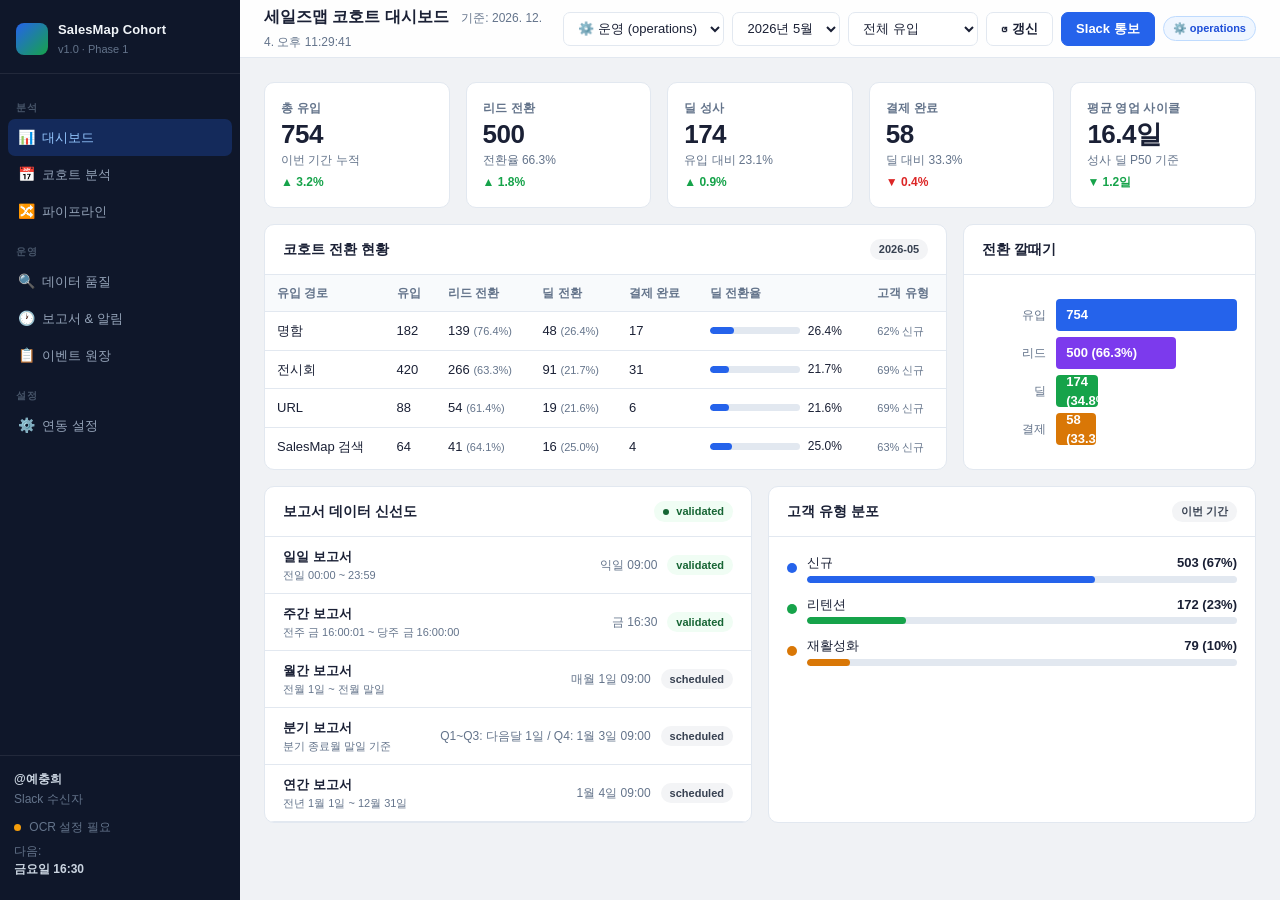
<file: project/uploads/세일즈맵_코호트_대시보드_v1.0.html>
<!doctype html>
<html lang="ko">
<head>
<meta charset="utf-8">
<meta name="viewport" content="width=device-width, initial-scale=1">
<title>세일즈맵 코호트 대시보드 v1.0</title>
<style>
:root {
  --bg:#f0f2f5; --surface:#fff; --surface2:#f8fafc; --text:#1a2035;
  --muted:#64748b; --line:#e2e8f0; --blue:#2563eb; --blue-soft:#eff6ff;
  --green:#16a34a; --green-soft:#f0fdf4; --orange:#d97706; --orange-soft:#fffbeb;
  --red:#dc2626; --red-soft:#fef2f2; --purple:#7c3aed; --purple-soft:#f5f3ff;
  --sidebar:240px; --header:58px;
}
*{box-sizing:border-box;margin:0;padding:0}
body{background:var(--bg);color:var(--text);font-family:"Malgun Gothic","맑은 고딕",AppleGothic,-apple-system,BlinkMacSystemFont,"Helvetica Neue",Arial,sans-serif;font-size:14px;line-height:1.5;display:flex;min-height:100vh}
button,input,select,textarea{font:inherit;color:inherit}

/* ── 사이드바 ── */
#sidebar{width:var(--sidebar);background:#0f172a;color:#cbd5e1;flex-shrink:0;display:flex;flex-direction:column;position:sticky;top:0;height:100vh;overflow-y:auto}
.sb-brand{display:flex;gap:10px;align-items:center;padding:20px 16px 16px;border-bottom:1px solid rgba(255,255,255,.08)}
.sb-mark{width:32px;height:32px;border-radius:8px;background:linear-gradient(135deg,#2563eb,#16a34a);flex-shrink:0}
.sb-name{font-weight:800;font-size:13px;color:#f1f5f9;letter-spacing:.01em}
.sb-ver{font-size:11px;color:#64748b;margin-top:1px}
.sb-nav{padding:12px 8px;flex:1}
.sb-section{font-size:10px;font-weight:700;letter-spacing:.08em;text-transform:uppercase;color:#475569;padding:14px 8px 4px}
.nav-btn{width:100%;background:none;border:none;color:#94a3b8;text-align:left;padding:8px 10px;border-radius:7px;cursor:pointer;font-size:13px;display:flex;align-items:center;gap:8px;transition:background .15s,color .15s}
.nav-btn .icon{width:16px;text-align:center;flex-shrink:0;font-size:14px}
.nav-btn:hover{background:rgba(255,255,255,.06);color:#e2e8f0}
.nav-btn.active{background:rgba(37,99,235,.25);color:#93c5fd}
.sb-foot{padding:14px 14px 20px;border-top:1px solid rgba(255,255,255,.08);font-size:12px;color:#64748b}
.sb-foot strong{display:block;color:#cbd5e1;margin-bottom:2px}
.sb-status-dot{display:inline-block;width:7px;height:7px;border-radius:50%;margin-right:5px;background:#22c55e}
.sb-status-dot.warn{background:#f59e0b}
.sb-status-dot.err{background:#ef4444}

/* ── 상단 헤더 ── */
#topbar{position:sticky;top:0;z-index:100;background:rgba(255,255,255,.9);backdrop-filter:blur(8px);border-bottom:1px solid var(--line);height:var(--header);display:flex;align-items:center;padding:0 24px;gap:16px}
.topbar-title{font-weight:800;font-size:16px;flex:1}
.topbar-title small{font-weight:400;color:var(--muted);font-size:12px;margin-left:8px}
.topbar-controls{display:flex;gap:8px;align-items:center}
select.ctrl,input.ctrl{border:1px solid var(--line);background:var(--surface);border-radius:7px;padding:6px 10px;font-size:13px;height:34px;cursor:pointer}
.btn{border:1px solid var(--line);background:var(--surface);border-radius:7px;padding:6px 14px;font-size:13px;cursor:pointer;font-weight:600;height:34px;display:inline-flex;align-items:center;gap:5px;transition:background .15s}
.btn:hover{background:#f8fafc}
.btn.primary{background:var(--blue);border-color:var(--blue);color:#fff}
.btn.primary:hover{background:#1d4ed8}
.btn.green{background:var(--green);border-color:var(--green);color:#fff}
.role-badge{font-size:11px;font-weight:700;padding:3px 9px;border-radius:20px;border:1px solid}
.role-admin{background:#fdf4ff;color:#7c3aed;border-color:#d8b4fe}
.role-operations{background:#eff6ff;color:#1d4ed8;border-color:#bfdbfe}
.role-investor{background:#f0fdf4;color:#166534;border-color:#86efac}
.role-read_only{background:#f8fafc;color:#475569;border-color:#cbd5e1}

/* ── 레이아웃 ── */
#app{display:flex;flex:1;min-width:0}
#main{flex:1;min-width:0;display:flex;flex-direction:column}
#content{flex:1;padding:24px;overflow-x:hidden}
.section{display:none}
.section.active{display:block}
.g{display:grid;gap:16px}
.g2{grid-template-columns:repeat(2,minmax(0,1fr))}
.g3{grid-template-columns:repeat(3,minmax(0,1fr))}
.g4{grid-template-columns:repeat(4,minmax(0,1fr))}
.g5{grid-template-columns:repeat(5,minmax(0,1fr))}
.g-auto{grid-template-columns:minmax(0,1.4fr) minmax(280px,.6fr)}

/* ── 카드 ── */
.card{background:var(--surface);border:1px solid var(--line);border-radius:10px;overflow:hidden}
.card-header{display:flex;justify-content:space-between;align-items:center;padding:14px 18px;border-bottom:1px solid var(--line)}
.card-header h3{font-size:14px;font-weight:700;margin:0}
.card-body{padding:16px 18px}
.card-body.np{padding:0}

/* ── KPI 카드 ── */
.kpi{padding:16px;display:flex;flex-direction:column;gap:4px}
.kpi-label{font-size:12px;color:var(--muted);font-weight:600;letter-spacing:.02em}
.kpi-value{font-size:26px;font-weight:800;letter-spacing:-.02em;line-height:1}
.kpi-sub{font-size:12px;color:var(--muted)}
.kpi-delta{font-size:12px;font-weight:700}
.kpi-delta.up{color:var(--green)}
.kpi-delta.down{color:var(--red)}

/* ── 테이블 ── */
.tw{overflow-x:auto}
table{width:100%;border-collapse:collapse;font-size:13px}
th,td{border-bottom:1px solid var(--line);padding:9px 12px;text-align:left;vertical-align:middle;white-space:nowrap}
th{color:var(--muted);font-size:12px;font-weight:700;background:var(--surface2);white-space:nowrap}
tr:last-child td{border-bottom:0}
tbody tr:hover td{background:#fafbff}

/* ── 뱃지/필 ── */
.pill{display:inline-flex;align-items:center;border-radius:999px;padding:2px 9px;font-size:11px;font-weight:700;gap:4px}
.pill-blue{background:#eff6ff;color:#1d4ed8}
.pill-green{background:#f0fdf4;color:#166534}
.pill-orange{background:#fffbeb;color:#92400e}
.pill-red{background:#fef2f2;color:#991b1b}
.pill-gray{background:#f3f4f6;color:#374151}
.pill-purple{background:#f5f3ff;color:#5b21b6}
.pill-dot::before{content:'';display:inline-block;width:6px;height:6px;border-radius:50%;background:currentColor;margin-right:3px}

/* ── 프로그레스바 ── */
.bar{height:7px;border-radius:999px;background:#e2e8f0;overflow:hidden}
.bar-fill{height:100%;border-radius:999px;transition:width .4s}
.bar-blue{background:var(--blue)}
.bar-green{background:var(--green)}
.bar-orange{background:var(--orange)}
.bar-red{background:var(--red)}

/* ── 깔때기(Funnel) SVG ── */
.funnel-wrap{display:flex;flex-direction:column;gap:6px;padding:8px 0}
.funnel-row{display:flex;align-items:center;gap:10px;font-size:13px}
.funnel-label{width:64px;text-align:right;color:var(--muted);font-size:12px;flex-shrink:0}
.funnel-bar{flex:1;height:32px;border-radius:4px;position:relative;display:flex;align-items:center;padding-left:10px;font-weight:700;font-size:13px;color:#fff;transition:width .4s}
.funnel-rate{width:48px;text-align:right;font-size:12px;color:var(--muted);flex-shrink:0}

/* ── 히트맵 ── */
.heatmap-cell{display:inline-flex;align-items:center;justify-content:center;border-radius:4px;font-size:11px;font-weight:700;cursor:default;transition:filter .15s}
.heatmap-cell:hover{filter:brightness(.92)}

/* ── 스테이징 이벤트 ── */
.staging-item{border:1px solid var(--line);border-radius:8px;padding:12px 14px;margin-bottom:8px;background:var(--surface2)}
.staging-item.manual{border-color:#fca5a5;background:#fff5f5}
.staging-title{font-weight:700;font-size:13px;display:flex;align-items:center;gap:8px}
.staging-meta{font-size:12px;color:var(--muted);margin-top:3px}
.staging-actions{display:flex;gap:6px;margin-top:8px}
.mini-btn{border:1px solid var(--line);background:#fff;border-radius:6px;padding:4px 10px;font-size:12px;font-weight:600;cursor:pointer}
.mini-btn.approve{border-color:#86efac;color:var(--green);background:var(--green-soft)}
.mini-btn.reject{border-color:#fca5a5;color:var(--red);background:var(--red-soft)}

/* ── SLA 카운트다운 ── */
.sla-card{display:flex;align-items:center;gap:14px;padding:14px 18px;border-radius:8px;background:var(--surface2);border:1px solid var(--line);margin-bottom:10px}
.sla-icon{font-size:22px;flex-shrink:0}
.sla-info{flex:1}
.sla-name{font-weight:700;font-size:13px}
.sla-period{font-size:12px;color:var(--muted)}
.sla-countdown{font-weight:800;font-size:15px;font-variant-numeric:tabular-nums;color:var(--blue)}
.sla-countdown.warn{color:var(--orange)}
.sla-countdown.crit{color:var(--red)}

/* ── Slack 메시지 ── */
.slack-preview{background:#1a1d23;border-radius:8px;padding:14px 16px;font-family:ui-monospace,SFMono-Regular,Menlo,Consolas,monospace;font-size:12.5px;color:#b8c5d3;line-height:1.7;white-space:pre-wrap;word-break:break-all;min-height:200px}

/* ── OCR 연동 상태 ── */
.connection-row{display:flex;align-items:center;justify-content:space-between;padding:10px 0;border-bottom:1px solid var(--line);font-size:13px}
.connection-row:last-child{border-bottom:0}
.conn-label{color:var(--muted);font-size:12px}
.conn-value{font-weight:600}
.conn-status{font-size:11px;font-weight:700;padding:2px 8px;border-radius:4px}
.conn-ok{background:#dcfce7;color:#166534}
.conn-warn{background:#fef9c3;color:#92400e}
.conn-err{background:#fee2e2;color:#991b1b}

/* ── RBAC 마스킹 ── */
.investor-mask{filter:blur(4px);user-select:none;pointer-events:none}

/* ── 빈 상태 ── */
.empty{padding:28px;text-align:center;color:var(--muted);font-size:13px;border:1px dashed var(--line);border-radius:8px;background:var(--surface2)}

/* ── 알림 토스트 ── */
#toast{position:fixed;bottom:24px;right:24px;background:#1e293b;color:#f1f5f9;padding:12px 18px;border-radius:10px;font-size:13px;font-weight:600;z-index:9999;opacity:0;transform:translateY(10px);transition:all .3s;pointer-events:none}
#toast.show{opacity:1;transform:translateY(0)}

@media(max-width:1100px){
  #sidebar{display:none}
  .g5{grid-template-columns:repeat(3,minmax(0,1fr))}
  .g4{grid-template-columns:repeat(2,minmax(0,1fr))}
  .g-auto{grid-template-columns:1fr}
}
</style>
</head>
<body>

<!-- ── 사이드바 ── -->
<div id="sidebar">
  <div class="sb-brand">
    <div class="sb-mark"></div>
    <div>
      <div class="sb-name">SalesMap Cohort</div>
      <div class="sb-ver">v1.0 · Phase 1</div>
    </div>
  </div>
  <div class="sb-nav">
    <div class="sb-section">분석</div>
    <button class="nav-btn active" data-view="overview"><span class="icon">📊</span>대시보드</button>
    <button class="nav-btn" data-view="cohort"><span class="icon">📅</span>코호트 분석</button>
    <button class="nav-btn" data-view="pipeline"><span class="icon">🔀</span>파이프라인</button>
    <div class="sb-section">운영</div>
    <button class="nav-btn" data-view="quality"><span class="icon">🔍</span>데이터 품질</button>
    <button class="nav-btn" data-view="sla"><span class="icon">🕐</span>보고서 &amp; 알림</button>
    <button class="nav-btn" data-view="ledger"><span class="icon">📋</span>이벤트 원장</button>
    <div class="sb-section">설정</div>
    <button class="nav-btn" data-view="settings"><span class="icon">⚙️</span>연동 설정</button>
  </div>
  <div class="sb-foot">
    <strong id="sb-slack-user">@예충희</strong>Slack 수신자
    <div style="margin-top:10px">
      <span class="sb-status-dot" id="sb-ocr-dot"></span>
      <span id="sb-ocr-label">OCR Pro 연동 확인 중</span>
    </div>
    <div style="margin-top:6px">다음: <strong id="sb-next-report">금요일 16:30</strong></div>
  </div>
</div>

<div id="main">
  <!-- ── 상단 헤더 ── -->
  <div id="topbar">
    <div class="topbar-title">
      세일즈맵 코호트 대시보드
      <small id="topbar-asof"></small>
    </div>
    <div class="topbar-controls">
      <select class="ctrl" id="ctrl-role">
        <option value="admin">👑 관리자 (admin)</option>
        <option value="operations" selected>⚙️ 운영 (operations)</option>
        <option value="investor">📈 투자자 (investor)</option>
        <option value="read_only">👁 읽기 전용</option>
      </select>
      <select class="ctrl" id="ctrl-period">
        <option value="2026-05">2026년 5월</option>
        <option value="2026-04">2026년 4월</option>
        <option value="2026-03">2026년 3월</option>
        <option value="2026-Q2">2026 Q2</option>
        <option value="2026-Q1">2026 Q1</option>
      </select>
      <select class="ctrl" id="ctrl-source">
        <option value="all">전체 유입</option>
        <option value="business_card">명함</option>
        <option value="expo">전시회</option>
        <option value="url">URL</option>
        <option value="salesmap_search">SalesMap 검색</option>
      </select>
      <button class="btn" id="btn-refresh">↺ 갱신</button>
      <button class="btn primary" id="btn-slack">Slack 통보</button>
      <span class="role-badge role-operations" id="role-badge">operations</span>
    </div>
  </div>

  <!-- ── 콘텐츠 ── -->
  <div id="content">

    <!-- ══════ 대시보드 ══════ -->
    <div class="section active" id="view-overview">
      <div class="g g5" id="kpi-grid" style="margin-bottom:16px"></div>
      <div class="g g-auto">
        <div class="card">
          <div class="card-header"><h3>코호트 전환 현황</h3><span class="pill pill-gray" id="cohort-period-label">2026년 5월</span></div>
          <div class="card-body np tw"><table><thead><tr><th>유입 경로</th><th>유입</th><th>리드 전환</th><th>딜 전환</th><th>결제 완료</th><th>딜 전환율</th><th>고객 유형</th></tr></thead><tbody id="cohort-rows"></tbody></table></div>
        </div>
        <div class="card">
          <div class="card-header"><h3>전환 깔때기</h3></div>
          <div class="card-body" id="funnel-wrap"></div>
        </div>
      </div>
      <div class="g g2" style="margin-top:16px">
        <div class="card">
          <div class="card-header"><h3>보고서 데이터 신선도</h3><span class="pill pill-green pill-dot" id="freshness-pill">validated</span></div>
          <div class="card-body np" id="freshness-list"></div>
        </div>
        <div class="card">
          <div class="card-header"><h3>고객 유형 분포</h3><span class="pill pill-gray">이번 기간</span></div>
          <div class="card-body" id="customer-type-chart"></div>
        </div>
      </div>
    </div>

    <!-- ══════ 코호트 분석 ══════ -->
    <div class="section" id="view-cohort">
      <div class="card" style="margin-bottom:16px">
        <div class="card-header"><h3>월별 × 유입경로 코호트 히트맵</h3><span class="pill pill-gray">딜 전환율 기준</span></div>
        <div class="card-body" id="heatmap-wrap" style="overflow-x:auto"></div>
      </div>
      <div class="g g2">
        <div class="card">
          <div class="card-header"><h3>코호트별 영업 사이클 (일)</h3><span class="pill pill-blue">성사 딜 기준</span></div>
          <div class="card-body np tw"><table><thead><tr><th>유입 경로</th><th>P50</th><th>P75</th><th>P90</th><th>최대</th><th>이상치</th></tr></thead><tbody id="cycle-rows"></tbody></table></div>
        </div>
        <div class="card">
          <div class="card-header"><h3>재활성화/리텐션 추이</h3></div>
          <div class="card-body" id="retention-chart"></div>
        </div>
      </div>
    </div>

    <!-- ══════ 파이프라인 ══════ -->
    <div class="section" id="view-pipeline">
      <div class="g g3" id="pipeline-cards" style="margin-bottom:16px"></div>
      <div class="g g2">
        <div class="card">
          <div class="card-header"><h3>단계 체류 시간</h3><span class="pill pill-blue">P50 / P75 / P90 (시간)</span></div>
          <div class="card-body np tw"><table><thead><tr><th>파이프라인</th><th>단계</th><th>P50</th><th>P75</th><th>P90</th><th>정체</th><th>위험도</th></tr></thead><tbody id="velocity-rows"></tbody></table></div>
        </div>
        <div class="card">
          <div class="card-header"><h3>단계 역행(Regression)</h3><span class="pill pill-orange">비즈니스 리스크</span></div>
          <div class="card-body np tw"><table><thead><tr><th>회사</th><th>from</th><th>to</th><th>발생일</th><th>횟수</th></tr></thead><tbody id="regression-rows"></tbody></table></div>
        </div>
      </div>
    </div>

    <!-- ══════ 데이터 품질 ══════ -->
    <div class="section" id="view-quality">
      <div class="g g4" id="quality-kpi" style="margin-bottom:16px"></div>
      <div class="g g2">
        <div class="card">
          <div class="card-header"><h3>스테이징 이벤트 검토 대기</h3><span class="pill pill-orange pill-dot" id="staging-count-badge">0건</span></div>
          <div class="card-body" id="staging-list"></div>
        </div>
        <div class="card">
          <div class="card-header"><h3>필수 플래그 현황</h3><span class="pill pill-gray">캠페인 제외 영향</span></div>
          <div class="card-body" id="flags-list"></div>
        </div>
      </div>
      <div class="card" style="margin-top:16px">
        <div class="card-header"><h3>소스 품질 점수 분포</h3><span class="pill pill-gray">100점 기준</span></div>
        <div class="card-body" id="quality-chart"></div>
      </div>
    </div>

    <!-- ══════ 보고서 & 알림 ══════ -->
    <div class="section" id="view-sla">
      <div class="card" style="margin-bottom:16px">
        <div class="card-header"><h3>정기 보고서 SLA 현황</h3>
          <div style="display:flex;gap:6px">
            <button class="btn" id="btn-sim-delay">지연 시뮬레이션</button>
            <button class="btn" id="btn-sim-fail">실패 시뮬레이션</button>
            <button class="btn green" id="btn-reset-sla">초기화</button>
          </div>
        </div>
        <div id="sla-cards" style="padding:14px 18px"></div>
      </div>
      <div class="g g2">
        <div class="card">
          <div class="card-header"><h3>Slack 통보 메시지</h3><span class="pill pill-blue">@예충희</span></div>
          <div class="card-body">
            <div class="slack-preview" id="slack-preview"></div>
            <div style="display:flex;gap:8px;margin-top:12px">
              <button class="btn primary" id="btn-copy-slack">메시지 복사</button>
              <button class="btn" id="btn-mark-sent">통보 완료 기록</button>
              <select class="ctrl" id="select-status" style="height:34px">
                <option value="validated">validated</option>
                <option value="delayed">delayed</option>
                <option value="failed">failed</option>
                <option value="partial">partial</option>
                <option value="retrying">retrying</option>
                <option value="escalated">escalated</option>
              </select>
            </div>
          </div>
        </div>
        <div class="card">
          <div class="card-header"><h3>통보 이력</h3><button class="btn" id="btn-clear-history" style="font-size:12px;height:28px;padding:0 10px">초기화</button></div>
          <div class="card-body" id="notify-history"></div>
        </div>
      </div>
    </div>

    <!-- ══════ 이벤트 원장 ══════ -->
    <div class="section" id="view-ledger">
      <div class="card">
        <div class="card-header">
          <h3>코호트 이벤트 원장</h3>
          <div style="display:flex;gap:8px;align-items:center">
            <select class="ctrl" id="ledger-filter" style="height:30px;font-size:12px">
              <option value="all">전체</option>
              <option value="validated">validated</option>
              <option value="staging">staging</option>
            </select>
            <span class="pill pill-gray">SHA-256 fingerprint</span>
          </div>
        </div>
        <div class="card-body np tw">
          <table><thead><tr><th>시각 (KST)</th><th>회사</th><th>이벤트 타입</th><th>파이프라인</th><th>금액</th><th>상태</th><th>fingerprint (앞16자)</th></tr></thead><tbody id="ledger-rows"></tbody></table>
        </div>
      </div>
    </div>

    <!-- ══════ 연동 설정 ══════ -->
    <div class="section" id="view-settings">
      <div class="g g2">
        <div class="card">
          <div class="card-header"><h3>OCR Pro 설정값 연동</h3><span class="pill pill-orange pill-dot" id="ocr-status-badge">확인 중</span></div>
          <div class="card-body">
            <div id="ocr-connections"></div>
            <div style="display:flex;gap:8px;margin-top:14px">
              <button class="btn primary" id="btn-ocr-sync">설정값 다시 읽기</button>
            </div>
            <div style="margin-top:16px;padding:12px;background:#fffbeb;border:1px solid #fde68a;border-radius:8px;font-size:12px;color:#92400e">
              <strong style="display:block;margin-bottom:4px">⚠ Phase 1 발견 — 강한 결합 구조</strong>
              세일즈맵 API는 OCR Pro 설정값(API Key, 데이터 매핑, 식별자)을 직접 공유합니다. OCR Pro API Key 순환 시 대시보드 수집 파이프라인도 영향을 받습니다.
            </div>
          </div>
        </div>
        <div class="card">
          <div class="card-header"><h3>Slack &amp; 수신자 설정</h3></div>
          <div class="card-body">
            <div class="connection-row">
              <div><div class="conn-label">Slack 수신자</div><input id="inp-slack-user" style="border:1px solid var(--line);border-radius:6px;padding:5px 9px;font-size:13px;width:200px;margin-top:4px" value="@예충희"></div>
            </div>
            <div class="connection-row">
              <div><div class="conn-label">Slack User ID <span style="color:var(--orange)">(Phase 1 확인 필요)</span></div><input id="inp-slack-id" style="border:1px solid var(--line);border-radius:6px;padding:5px 9px;font-size:13px;width:200px;margin-top:4px" placeholder="U0XXXXXXX"></div>
            </div>
            <div class="connection-row">
              <div><div class="conn-label">OCR Pro 매핑 버전 해시</div><input id="inp-mapping-hash" style="border:1px solid var(--line);border-radius:6px;padding:5px 9px;font-size:13px;width:200px;margin-top:4px" placeholder="Phase 1 조사 중" readonly></div>
            </div>
            <div style="margin-top:14px">
              <button class="btn primary" id="btn-save-settings">설정 저장</button>
            </div>
          </div>
        </div>
      </div>
      <div class="card" style="margin-top:16px">
        <div class="card-header"><h3>Phase 2 착수 게이트 현황</h3><span class="pill pill-orange">29개 항목</span></div>
        <div class="card-body np tw">
          <table><thead><tr><th>#</th><th>조건</th><th>분류</th><th>상태</th></tr></thead><tbody id="gate-rows"></tbody></table>
        </div>
      </div>
    </div>

  </div><!-- /content -->
</div><!-- /main -->

<div id="toast"></div>

<script>
// ══════════════════════════════════════════════
//  유틸리티
// ══════════════════════════════════════════════
const $ = id => document.getElementById(id);
const fmt = n => Number(n).toLocaleString("ko-KR");
const pct = (a, b) => b ? (a / b * 100).toFixed(1) + "%" : "–";
const now = () => new Date().toLocaleString("ko-KR");

function toast(msg, ms = 2200) {
  const t = $("toast");
  t.textContent = msg;
  t.classList.add("show");
  setTimeout(() => t.classList.remove("show"), ms);
}

async function sha256hex(str) {
  if (!window.crypto?.subtle) {
    let h = 0;
    for (let i = 0; i < str.length; i++) h = Math.imul(31, h) + str.charCodeAt(i) | 0;
    return "local" + Math.abs(h).toString(16).padStart(8, "0").repeat(2);
  }
  const buf = await crypto.subtle.digest("SHA-256", new TextEncoder().encode(str));
  return Array.from(new Uint8Array(buf)).map(b => b.toString(16).padStart(2, "0")).join("");
}

async function eventFingerprint(ev) {
  // stable JSON stringify: keys alphabetically sorted, null stays null
  const keys = ["amount", "entity_id", "entity_type", "event_at_utc", "event_type", "from_stage_id", "to_stage_id"];
  const payload = {};
  keys.forEach(k => { payload[k] = ev[k] ?? null; });
  return (await sha256hex(JSON.stringify(payload))).slice(0, 16);
}

function maskText(str) {
  if (!str) return "–";
  return "●".repeat(Math.min(str.length, 8));
}

function pill(text, cls) {
  return `<span class="pill pill-${cls}">${text}</span>`;
}

function statusPill(s) {
  const map = { validated:"green", delayed:"orange", failed:"red", partial:"orange", retrying:"blue", escalated:"red", scheduled:"gray", collecting:"blue", aggregating:"blue", staging:"orange", auto:"blue", manual:"orange" };
  return pill(s, map[s] || "gray");
}

// ══════════════════════════════════════════════
//  OCR Pro localStorage 연동
// ══════════════════════════════════════════════
function readOcrSettings() {
  return {
    workerUrl:     localStorage.getItem("ocr_worker_url") || "",
    salesmapToken: localStorage.getItem("ocr_salesmap_token") || "",
    biznoKey:      localStorage.getItem("ocr_bizno_key") || "",
    ntsKey:        localStorage.getItem("ocr_nts_key") || "",
    geminiKey:     localStorage.getItem("ocr_gemini_key") || localStorage.getItem("ocr_gcloud_key") || "",
    visionKey:     localStorage.getItem("ocr_vision_key") || localStorage.getItem("ocr_gcloud_key") || "",
    mappingHash:   localStorage.getItem("ocr_mapping_hash") || ""
  };
}

function salesmapConfig() {
  const o = readOcrSettings();
  return {
    baseUrl: "https://salesmap.kr/api",
    workerUrl: o.workerUrl,
    token: o.salesmapToken,
    useWorker: Boolean(o.workerUrl),
    mappingHash: o.mappingHash,
    ready: Boolean(o.workerUrl && o.salesmapToken)
  };
}

// ══════════════════════════════════════════════
//  앱 상태
// ══════════════════════════════════════════════
const STATE = {
  role: "operations",
  period: "2026-05",
  source: "all",
  settings: JSON.parse(localStorage.getItem("cohortSettings") || "{}"),
  slaOverride: {},   // reportType → status override
  stagingReviewed: new Set(),

  /* ─ 목업 데이터 ─ */
  cohortsBySource: [
    { source:"business_card", label:"명함",            input:182, leads:139, deals:48, paid:17, new_:112, retention:49, reactivated:21 },
    { source:"expo",          label:"전시회",           input:420, leads:266, deals:91, paid:31, new_:290, retention:88, reactivated:42 },
    { source:"url",           label:"URL",             input:88,  leads:54,  deals:19, paid:6,  new_:61,  retention:19,  reactivated:8  },
    { source:"salesmap_search",label:"SalesMap 검색",  input:64,  leads:41,  deals:16, paid:4,  new_:40,  retention:16,  reactivated:8  }
  ],

  monthlyCohort: [
    { month:"2025-12", bc:[142,88,30,9],  expo:[355,218,70,20], url:[62,38,11,3],  sm:[48,29,10,2]  },
    { month:"2026-01", bc:[158,115,41,13],expo:[380,238,80,26], url:[72,46,15,4],  sm:[54,35,12,3]  },
    { month:"2026-02", bc:[169,126,44,14],expo:[395,250,84,27], url:[79,50,17,5],  sm:[58,37,13,3]  },
    { month:"2026-03", bc:[175,131,46,15],expo:[408,258,87,29], url:[83,52,18,5],  sm:[61,39,14,4]  },
    { month:"2026-04", bc:[180,136,47,16],expo:[415,263,89,30], url:[86,53,18,5],  sm:[63,40,15,4]  },
    { month:"2026-05", bc:[182,139,48,17],expo:[420,266,91,31], url:[88,54,19,6],  sm:[64,41,16,4]  }
  ],

  cycles: [
    { source:"명함",           p50:18, p75:31, p90:52, max:98,  outlier:2 },
    { source:"전시회",         p50:14, p75:24, p90:41, max:83,  outlier:3 },
    { source:"URL",           p50:22, p75:38, p90:64, max:120, outlier:4 },
    { source:"SalesMap 검색", p50:11, p75:19, p90:33, max:71,  outlier:1 }
  ],

  velocity: [
    { pipe:"유입",  stage:"추출 대기",       p50:1.2, p75:2.4, p90:4.1, stuck:3,  risk:"low"    },
    { pipe:"유입",  stage:"SalesMap 등록",   p50:2.0, p75:3.8, p90:6.5, stuck:5,  risk:"medium" },
    { pipe:"리드",  stage:"초기 접촉",        p50:20,  p75:36,  p90:58,  stuck:12, risk:"medium" },
    { pipe:"리드",  stage:"유효화",           p50:35,  p75:58,  p90:91,  stuck:9,  risk:"medium" },
    { pipe:"리드",  stage:"딜 전환 검토",     p50:48,  p75:80,  p90:124, stuck:6,  risk:"high"   },
    { pipe:"딜",   stage:"제안",             p50:56,  p75:92,  p90:148, stuck:7,  risk:"medium" },
    { pipe:"딜",   stage:"계약/결제",        p50:88,  p75:141, p90:220, stuck:4,  risk:"high"   }
  ],

  regressions: [
    { company:"(주)슈니테크",   from:"계약/결제", to:"제안",       date:"2026-05-14", count:1 },
    { company:"큐엠큐주식회사", from:"유효화",    to:"초기 접촉",  date:"2026-05-09", count:2 },
    { company:"제로코퍼레이션", from:"제안",      to:"유효화",     date:"2026-05-03", count:1 }
  ],

  staging: [
    { id:"stg-001", company:"INNOS",        event:"payment_due",       reason:"payment_status 충돌",                    type:"manual",  confidence:"low" },
    { id:"stg-002", company:"기술보증기금",  event:"email_sent",         reason:"event_at_utc 누락 (source_updated_at 있음)", type:"auto",   confidence:"low" },
    { id:"stg-003", company:"(주)에이아이랩", event:"deal_created",     reason:"동일 회사 후보 2개",                     type:"manual",  confidence:"low" },
    { id:"stg-004", company:"넥스트솔루션",  event:"source_quality_updated", reason:"amount 포맷 불일치 (정규화 가능)", type:"auto",   confidence:"low" },
    { id:"stg-005", company:"테크빌",        event:"funding_executed",  reason:"funding 금액 불일치",                    type:"manual",  confidence:"low" }
  ],

  flags: [
    { flag:"has_email",          total:754, missing:89,  label:"이메일" },
    { flag:"has_business_number",total:754, missing:43,  label:"사업자번호" },
    { flag:"has_phone",          total:754, missing:127, label:"전화번호" },
    { flag:"has_company_name",   total:754, missing:12,  label:"회사명" }
  ],

  qualityDist: [
    { range:"80–100 (high)",   count:312, color:"#16a34a" },
    { range:"50–79 (medium)",  count:285, color:"#d97706" },
    { range:"0–49 (low)",      count:157, color:"#dc2626" }
  ],

  slaJobs: [
    { id:"daily",     label:"일일",  period:"전일 00:00 ~ 23:59",                 cutoff:"익일 08:00",  publish:"익일 09:00",        status:"validated" },
    { id:"weekly",    label:"주간",  period:"전주 금 16:00:01 ~ 당주 금 16:00:00", cutoff:"금 16:05",   publish:"금 16:30",           status:"validated" },
    { id:"monthly",   label:"월간",  period:"전월 1일 ~ 전월 말일",                cutoff:"매월 1일 08:00", publish:"매월 1일 09:00",  status:"scheduled" },
    { id:"quarterly", label:"분기",  period:"분기 종료월 말일 기준",               cutoff:"보고월 1일 08:00", publish:"Q1~Q3: 다음달 1일 / Q4: 1월 3일 09:00", status:"scheduled" },
    { id:"annual",    label:"연간",  period:"전년 1월 1일 ~ 12월 31일",            cutoff:"1월 4일 08:00",  publish:"1월 4일 09:00",   status:"scheduled" }
  ],

  events: [
    { at:"2026-05-17 09:02", company:"큐엠큐주식회사",   event_type:"lead_created",        entity_type:"lead",    amount:null,   from_stage_id:null,   to_stage_id:"lead_01",  status:"validated" },
    { at:"2026-05-17 09:14", company:"(주)슈니테크",      event_type:"deal_stage_changed",  entity_type:"deal",    amount:null,   from_stage_id:"d_02", to_stage_id:"d_03",     status:"validated" },
    { at:"2026-05-17 10:20", company:"기술보증기금",       event_type:"email_opened",        entity_type:"activity",amount:null,   from_stage_id:null,   to_stage_id:null,       status:"validated" },
    { at:"2026-05-17 11:05", company:"INNOS",             event_type:"payment_due",         entity_type:"payment", amount:5800000,from_stage_id:null,   to_stage_id:null,       status:"staging"   },
    { at:"2026-05-17 12:30", company:"제로코퍼레이션",    event_type:"funding_executed",    entity_type:"funding", amount:120000000,from_stage_id:null, to_stage_id:null,       status:"validated" },
    { at:"2026-05-16 15:48", company:"테크빌",            event_type:"deal_created",        entity_type:"deal",    amount:null,   from_stage_id:null,   to_stage_id:"d_01",     status:"validated" },
    { at:"2026-05-16 16:10", company:"넥스트솔루션",      event_type:"payment_received",    entity_type:"payment", amount:3200000,from_stage_id:null,   to_stage_id:null,       status:"validated" },
    { at:"2026-05-15 11:25", company:"(주)에이아이랩",    event_type:"deal_stage_changed",  entity_type:"deal",    amount:null,   from_stage_id:"d_03", to_stage_id:"d_02",     status:"staging"   }
  ],

  gate: [
    { n:1,  desc:"event_fingerprint SHA-256 해시 기준 확정",            cat:"데이터 모델",   done:true  },
    { n:2,  desc:"batch_run_id UUID 생성 규칙 확정",                     cat:"수집",         done:true  },
    { n:3,  desc:"fact_cohort_event 전체 필드 목록 확정",                cat:"데이터 모델",   done:true  },
    { n:4,  desc:"event_type 열거값 22개 확정",                          cat:"데이터 모델",   done:true  },
    { n:5,  desc:"cohort_key KST 기준 생성 규칙 확정",                   cat:"데이터 모델",   done:true  },
    { n:6,  desc:"attribution 규칙 (first_touch/last_touch/manual) 확정",cat:"코호트",       done:true  },
    { n:7,  desc:"고객 유형 전환 조건 (90일 규칙) 확정",                  cat:"코호트",       done:true  },
    { n:8,  desc:"dim_company_history 업데이트 트리거 확정",              cat:"데이터 모델",   done:true  },
    { n:9,  desc:"RBAC 4개 역할 및 마스킹 레이어 위치 확정",              cat:"보안",         done:true  },
    { n:10, desc:"is_regression 플래그 기준 확정",                        cat:"데이터 모델",   done:true  },
    { n:11, desc:"payment_status enum 확정",                             cat:"데이터 모델",   done:true  },
    { n:12, desc:"installment 결제 구조 확정",                            cat:"데이터 모델",   done:true  },
    { n:13, desc:"source_quality_score 100점 채점 기준 확정",             cat:"품질",         done:true  },
    { n:14, desc:"staging_event 자동승인/수동검토 조건 분리 확정",          cat:"품질",         done:true  },
    { n:15, desc:"fingerprint_confidence=low 격리 규칙 확정",             cat:"품질",         done:true  },
    { n:16, desc:"분기/연간 보고서 공휴일 및 snapshot 규칙 확정",          cat:"보고서 SLA",   done:true  },
    { n:17, desc:"report_refresh_job 알림/재처리/에스컬레이션 필드 확정",  cat:"보고서 SLA",   done:true  },
    { n:18, desc:"에스컬레이션 레벨 0~3 조건 및 연락처 확정",              cat:"보고서 SLA",   done:true  },
    { n:19, desc:"이메일 필수 플래그 및 캠페인 제외 규칙 확정",             cat:"품질",         done:true  },
    { n:20, desc:"stable_json_stringify 표준 (Node.js/Python) 확정",     cat:"데이터 모델",   done:true  },
    { n:21, desc:"phone_type enum 확정",                                 cat:"데이터 모델",   done:true  },
    { n:22, desc:"공휴일 관리 Phase별 구현 방식 확정",                    cat:"보고서 SLA",   done:true  },
    { n:23, desc:"주간 보고서 수집 16:05, 배포 16:30 KST 확정",           cat:"보고서 SLA",   done:true  },
    { n:24, desc:"Slack 수신자 @예충희 (user_id Phase 1 확인 중)",        cat:"알림",         done:false },
    { n:25, desc:"Slack 통보 5개 보고서 × 전체 상태 이벤트 커버리지 확정", cat:"알림",         done:true  },
    { n:26, desc:"OCR Pro API Key 순환 정책 확인 및 연쇄 영향 대응 확정",  cat:"Phase 1 신규", done:false },
    { n:27, desc:"OCR Pro 매핑 설정 버전 감지 메커니즘 확인",              cat:"Phase 1 신규", done:false },
    { n:28, desc:"source_record_id OCR Pro ID 파생 구조 문서화 및 불변 보장 확정", cat:"Phase 1 신규", done:false },
    { n:29, desc:"OCR Pro 매핑 변경 시 수집 중단/격리 규칙 확정",          cat:"Phase 1 신규", done:false }
  ]
};

// ══════════════════════════════════════════════
//  헬퍼
// ══════════════════════════════════════════════
function filteredCohorts() {
  if (STATE.source === "all") return STATE.cohortsBySource;
  return STATE.cohortsBySource.filter(c => c.source === STATE.source);
}

function cohortTotals() {
  return filteredCohorts().reduce((a, c) => ({
    input: a.input + c.input,
    leads: a.leads + c.leads,
    deals: a.deals + c.deals,
    paid:  a.paid  + c.paid,
    new_:  a.new_  + c.new_,
    retention: a.retention + c.retention,
    reactivated: a.reactivated + c.reactivated
  }), { input:0, leads:0, deals:0, paid:0, new_:0, retention:0, reactivated:0 });
}

function isInvestor() { return STATE.role === "investor"; }
function maskIfInvestor(str) { return isInvestor() ? `<span class="investor-mask">${str}</span>` : str; }

// ══════════════════════════════════════════════
//  SVG 미니 차트
// ══════════════════════════════════════════════
function svgBar(data, w, h, color) {
  const max = Math.max(...data.map(d => d.v), 1);
  const bw = (w - (data.length - 1) * 4) / data.length;
  const bars = data.map((d, i) => {
    const bh = Math.max((d.v / max) * (h - 20), 2);
    const x = i * (bw + 4);
    const y = h - 20 - bh;
    return `<rect x="${x.toFixed(1)}" y="${y.toFixed(1)}" width="${bw.toFixed(1)}" height="${bh.toFixed(1)}" rx="3" fill="${color}" opacity=".85"/>
      <text x="${(x + bw/2).toFixed(1)}" y="${(h - 4)}" text-anchor="middle" font-size="10" fill="#64748b">${d.l}</text>`;
  }).join("");
  return `<svg viewBox="0 0 ${w} ${h}" width="${w}" height="${h}" xmlns="http://www.w3.org/2000/svg">${bars}</svg>`;
}

// ══════════════════════════════════════════════
//  렌더 함수들
// ══════════════════════════════════════════════

// KPI
function renderKPI() {
  const t = cohortTotals();
  const dealRate = t.input ? (t.deals / t.input * 100).toFixed(1) : 0;
  const payRate  = t.deals ? (t.paid  / t.deals * 100).toFixed(1) : 0;
  const avgCycle = 16.4;
  const cards = [
    { label:"총 유입",        value:fmt(t.input),        sub:"이번 기간 누적",           delta:"▲ 3.2%", dir:"up"   },
    { label:"리드 전환",       value:fmt(t.leads),        sub:`전환율 ${pct(t.leads,t.input)}`, delta:"▲ 1.8%", dir:"up" },
    { label:"딜 성사",         value:fmt(t.deals),        sub:`유입 대비 ${dealRate}%`,    delta:"▲ 0.9%", dir:"up"   },
    { label:"결제 완료",       value:fmt(t.paid),         sub:`딜 대비 ${payRate}%`,       delta:"▼ 0.4%", dir:"down" },
    { label:"평균 영업 사이클", value:`${avgCycle}일`,     sub:"성사 딜 P50 기준",          delta:"▼ 1.2일", dir:"up"  }
  ];
  $("kpi-grid").innerHTML = cards.map(c => `
    <div class="card kpi">
      <div class="kpi-label">${c.label}</div>
      <div class="kpi-value">${c.value}</div>
      <div class="kpi-sub">${c.sub}</div>
      <div class="kpi-delta ${c.dir}">${c.delta}</div>
    </div>`).join("");
}

// 코호트 테이블
function renderCohortTable() {
  const cols = filteredCohorts();
  $("cohort-rows").innerHTML = cols.map(c => {
    const dr = c.input ? (c.deals/c.input*100).toFixed(1) : 0;
    const barW = Math.min(Number(dr), 100);
    const custBreak = `${Math.round(c.new_/c.input*100)}% 신규`;
    return `<tr>
      <td>${c.label}</td>
      <td>${fmt(c.input)}</td>
      <td>${fmt(c.leads)} <span style="color:var(--muted);font-size:11px">(${pct(c.leads,c.input)})</span></td>
      <td>${fmt(c.deals)} <span style="color:var(--muted);font-size:11px">(${pct(c.deals,c.input)})</span></td>
      <td>${isInvestor() ? fmt(c.paid) : maskIfInvestor(fmt(c.paid))}</td>
      <td><div style="display:flex;align-items:center;gap:8px"><div class="bar" style="width:90px"><div class="bar-fill bar-blue" style="width:${barW}%"></div></div><span style="font-size:12px">${dr}%</span></div></td>
      <td><span style="font-size:11px;color:var(--muted)">${custBreak}</span></td>
    </tr>`;
  }).join("");
  $("cohort-period-label").textContent = STATE.period;
}

// 깔때기
function renderFunnel() {
  const t = cohortTotals();
  const steps = [
    { label:"유입",  value:t.input, color:"#2563eb" },
    { label:"리드",  value:t.leads, color:"#7c3aed" },
    { label:"딜",    value:t.deals, color:"#16a34a" },
    { label:"결제",  value:t.paid,  color:"#d97706" }
  ];
  const max = steps[0].value || 1;
  $("funnel-wrap").innerHTML = `<div class="funnel-wrap">${steps.map((s,i) => {
    const w = Math.max((s.value / max) * 100, 4);
    const rate = i > 0 ? ` (${pct(s.value, steps[i-1].value)})` : "";
    return `<div class="funnel-row">
      <span class="funnel-label">${s.label}</span>
      <div style="flex:1;position:relative">
        <div style="height:32px;border-radius:4px;background:${s.color};width:${w}%;min-width:40px;display:flex;align-items:center;padding-left:10px;font-size:13px;font-weight:700;color:#fff;transition:width .4s">
          ${fmt(s.value)}${rate}
        </div>
      </div>
    </div>`;
  }).join("")}</div>`;
}

// 신선도
function renderFreshness() {
  const jobs = STATE.slaJobs.slice(0, 3);
  const active = jobs.find(j => j.id === "weekly") || jobs[0];
  const sc = active.status === "validated" ? "green" : active.status === "delayed" ? "orange" : "red";
  $("freshness-pill").className = `pill pill-${sc} pill-dot`;
  $("freshness-pill").textContent = active.status;

  $("freshness-list").innerHTML = STATE.slaJobs.map(j => {
    const ov = STATE.slaOverride[j.id];
    const st = ov || j.status;
    return `<div style="display:flex;align-items:center;justify-content:space-between;padding:10px 18px;border-bottom:1px solid var(--line)">
      <div>
        <div style="font-weight:700;font-size:13px">${j.label} 보고서</div>
        <div style="font-size:11px;color:var(--muted)">${j.period}</div>
      </div>
      <div style="display:flex;align-items:center;gap:10px">
        <span style="font-size:12px;color:var(--muted)">${j.publish}</span>
        ${statusPill(st)}
      </div>
    </div>`;
  }).join("");
}

// 고객 유형
function renderCustomerType() {
  const t = cohortTotals();
  const total = t.new_ + t.retention + t.reactivated || 1;
  const items = [
    { label:"신규",    value:t.new_,        color:var_("--blue"),   pct: (t.new_/total*100).toFixed(0) },
    { label:"리텐션",  value:t.retention,   color:var_("--green"),  pct: (t.retention/total*100).toFixed(0) },
    { label:"재활성화", value:t.reactivated, color:var_("--orange"), pct: (t.reactivated/total*100).toFixed(0) }
  ];
  $("customer-type-chart").innerHTML = items.map(it => `
    <div style="display:flex;align-items:center;gap:10px;margin-bottom:12px">
      <div style="width:10px;height:10px;border-radius:50%;background:${it.color};flex-shrink:0"></div>
      <div style="flex:1">
        <div style="display:flex;justify-content:space-between;font-size:13px;margin-bottom:3px">
          <span>${it.label}</span><span style="font-weight:700">${fmt(it.value)} (${it.pct}%)</span>
        </div>
        <div class="bar"><div class="bar-fill" style="width:${it.pct}%;background:${it.color}"></div></div>
      </div>
    </div>`).join("");
}

function var_(name) {
  return getComputedStyle(document.documentElement).getPropertyValue(name).trim() ||
    ({  "--blue":"#2563eb","--green":"#16a34a","--orange":"#d97706" })[name] || "#888";
}

// 코호트 히트맵
function renderHeatmap() {
  const sources = [
    { key:"bc",  label:"명함" },
    { key:"expo",label:"전시회" },
    { key:"url", label:"URL" },
    { key:"sm",  label:"SM검색" }
  ];
  const srcMap = { bc:0, expo:1, url:2, sm:3 };

  let html = `<table style="border-collapse:separate;border-spacing:4px"><thead><tr><th style="text-align:left;font-size:12px;color:var(--muted);padding:4px 8px">월</th>`;
  sources.forEach(s => { html += `<th style="font-size:12px;color:var(--muted);padding:4px 10px">${s.label}</th>`; });
  html += `</tr></thead><tbody>`;

  STATE.monthlyCohort.forEach(row => {
    html += `<tr><td style="font-size:12px;color:var(--muted);padding:4px 8px;white-space:nowrap">${row.month}</td>`;
    sources.forEach(s => {
      const arr = row[s.key];
      if (!arr) { html += `<td></td>`; return; }
      const [input,,deals] = arr;
      const rate = input ? (deals/input*100) : 0;
      const [bg, tc] = rate > 22 ? ["#166534","#fff"] : rate > 16 ? ["#16a34a","#fff"] : rate > 10 ? ["#86efac","#166534"] : rate > 5 ? ["#fde68a","#92400e"] : ["#fee2e2","#991b1b"];
      html += `<td><div class="heatmap-cell" style="width:72px;height:36px;background:${bg};color:${tc}" title="${row.month} ${s.label}: ${rate.toFixed(1)}%">${rate.toFixed(1)}%</div></td>`;
    });
    html += `</tr>`;
  });
  html += `</tbody></table>`;
  html += `<div style="margin-top:12px;display:flex;gap:12px;font-size:11px;color:var(--muted)">
    <span>■ <span style="color:#166534">22%+</span></span>
    <span>■ <span style="color:#16a34a">16%+</span></span>
    <span>■ <span style="color:#92400e">10%+</span></span>
    <span>■ <span style="color:#d97706">5%+</span></span>
    <span>■ <span style="color:#dc2626">~5%</span></span>
  </div>`;
  $("heatmap-wrap").innerHTML = html;
}

// 영업 사이클
function renderCycles() {
  $("cycle-rows").innerHTML = STATE.cycles.map(c => `<tr>
    <td>${c.source}</td>
    <td><strong>${c.p50}일</strong></td>
    <td>${c.p75}일</td>
    <td>${c.p90}일</td>
    <td style="color:var(--muted)">${c.max}일</td>
    <td>${c.outlier > 2 ? `<span style="color:var(--red);font-weight:700">${c.outlier}</span>` : c.outlier}</td>
  </tr>`).join("");
}

// 리텐션 차트
function renderRetention() {
  const data = [
    { l:"12월", v:63 }, { l:"1월", v:71 }, { l:"2월", v:79 },
    { l:"3월", v:85 }, { l:"4월", v:91 }, { l:"5월", v:88 }
  ];
  $("retention-chart").innerHTML = `
    <div style="font-size:12px;color:var(--muted);margin-bottom:8px">재구매(리텐션 + 재활성화) 건수</div>
    ${svgBar(data, 340, 100, "#7c3aed")}
    <div style="margin-top:8px;font-size:12px;color:var(--muted)">최근 6개월 추이 — 5월 일부 기간 포함</div>`;
}

// 스테이지 체류
function renderVelocity() {
  $("velocity-rows").innerHTML = STATE.velocity.map(v => {
    const rc = v.risk === "high" ? "red" : v.risk === "medium" ? "orange" : "green";
    return `<tr>
      <td>${pill(v.pipe,"gray")}</td>
      <td>${v.stage}</td>
      <td><strong>${v.p50}h</strong></td>
      <td>${v.p75}h</td>
      <td>${v.p90}h</td>
      <td>${v.stuck > 8 ? `<span style="color:var(--red);font-weight:700">${v.stuck}</span>` : v.stuck}</td>
      <td>${pill(v.risk, rc)}</td>
    </tr>`;
  }).join("");
}

// 단계 역행
function renderRegressions() {
  $("regression-rows").innerHTML = STATE.regressions.map(r => `<tr>
    <td>${maskIfInvestor(r.company)}</td>
    <td>${r.from}</td>
    <td style="color:var(--red)">${r.to}</td>
    <td style="color:var(--muted)">${r.date}</td>
    <td>${r.count > 1 ? `<span style="color:var(--red);font-weight:700">${r.count}</span>` : r.count}</td>
  </tr>`).join("");
}

// 품질 KPI
function renderQualityKPI() {
  const total = 754;
  const noEmail = 89;
  const stagingPending = STATE.staging.filter(s => !STATE.stagingReviewed.has(s.id)).length;
  const highQ = 312;
  $("quality-kpi").innerHTML = [
    ["전체 회사 수",         fmt(total),       "현재 추적 중"],
    ["이메일 미확보",        fmt(noEmail),     `전체의 ${(noEmail/total*100).toFixed(1)}%`, "red"],
    ["스테이징 검토 대기",   fmt(stagingPending), "낮은 신뢰도 이벤트", stagingPending > 2 ? "orange" : "green"],
    ["high 품질 점수",      fmt(highQ),       "80점 이상", "green"]
  ].map(([label, value, sub, color]) => `<div class="card kpi">
    <div class="kpi-label">${label}</div>
    <div class="kpi-value" style="${color ? `color:var(--${color})` : ''}">${value}</div>
    <div class="kpi-sub">${sub}</div>
  </div>`).join("");
  $("staging-count-badge").textContent = stagingPending + "건";
}

// 스테이징 이벤트
function renderStaging() {
  const pending = STATE.staging.filter(s => !STATE.stagingReviewed.has(s.id));
  if (!pending.length) {
    $("staging-list").innerHTML = '<div class="empty">✅ 검토 대기 이벤트 없음</div>';
    return;
  }
  $("staging-list").innerHTML = pending.map(s => {
    const isManual = s.type === "manual";
    return `<div class="staging-item ${isManual ? "manual" : ""}" id="staging-${s.id}">
      <div class="staging-title">
        ${maskIfInvestor(s.company)}
        ${pill(s.event_type, isManual ? "orange" : "blue")}
        ${isManual ? pill("수동 검토 필수","red") : pill("자동 승인 가능","green")}
      </div>
      <div class="staging-meta">${s.reason}</div>
      <div class="staging-actions">
        ${isManual
          ? `<button class="mini-btn approve" onclick="reviewStaging('${s.id}','approved')">승인</button>
             <button class="mini-btn reject"  onclick="reviewStaging('${s.id}','rejected')">거부</button>`
          : `<button class="mini-btn approve" onclick="reviewStaging('${s.id}','auto')">자동 승인</button>`}
      </div>
    </div>`;
  }).join("");
}

function reviewStaging(id, decision) {
  STATE.stagingReviewed.add(id);
  toast(`${decision === "rejected" ? "거부" : "승인"} 처리되었습니다.`);
  renderQualityKPI();
  renderStaging();
}

// 필수 플래그
function renderFlags() {
  $("flags-list").innerHTML = STATE.flags.map(f => {
    const rate = ((f.total - f.missing) / f.total * 100).toFixed(0);
    const color = Number(rate) > 90 ? "green" : Number(rate) > 75 ? "orange" : "red";
    return `<div style="margin-bottom:14px">
      <div style="display:flex;justify-content:space-between;font-size:13px;margin-bottom:4px">
        <span>${f.label} <code style="font-size:11px;color:var(--muted)">${f.flag}</code></span>
        <span style="font-weight:700;color:var(--${color})">${rate}% 확보</span>
      </div>
      <div class="bar"><div class="bar-fill bar-${color}" style="width:${rate}%"></div></div>
      <div style="font-size:11px;color:var(--muted);margin-top:2px">${fmt(f.missing)}건 미확보 → 캠페인 자동 제외</div>
    </div>`;
  }).join("");
}

// 품질 분포
function renderQualityChart() {
  const total = STATE.qualityDist.reduce((a, d) => a + d.count, 0);
  $("quality-chart").innerHTML = STATE.qualityDist.map(d => {
    const pct_ = (d.count / total * 100).toFixed(0);
    return `<div style="display:flex;align-items:center;gap:12px;margin-bottom:12px">
      <div style="width:120px;font-size:13px;color:var(--muted)">${d.range}</div>
      <div style="flex:1"><div class="bar"><div class="bar-fill" style="width:${pct_}%;background:${d.color}"></div></div></div>
      <div style="width:80px;font-size:13px;font-weight:700;text-align:right">${fmt(d.count)}건 (${pct_}%)</div>
    </div>`;
  }).join("");
}

// SLA 카드
function renderSLA() {
  const now_ = new Date();
  function nextFriday1630() {
    const d = new Date();
    const day = d.getDay();
    const daysUntil = (5 - day + 7) % 7 || 7;
    d.setDate(d.getDate() + daysUntil);
    d.setHours(16, 30, 0, 0);
    return d;
  }
  const nextReport = nextFriday1630();
  const diffMs = nextReport - now_;
  const diffH = Math.floor(diffMs / 3600000);
  const diffM = Math.floor((diffMs % 3600000) / 60000);
  const countdownStr = diffH < 1 ? `${diffM}분` : `${diffH}시간 ${diffM}분`;
  const cdClass = diffH < 2 ? "crit" : diffH < 12 ? "warn" : "";

  $("sla-cards").innerHTML = STATE.slaJobs.map(j => {
    const st = STATE.slaOverride[j.id] || j.status;
    const sc = st === "validated" ? "green" : st === "delayed" ? "orange" : st === "failed" ? "red" : "blue";
    const icon = st === "validated" ? "✅" : st === "delayed" ? "⏳" : st === "failed" ? "❌" : st === "partial" ? "⚡" : "🕐";
    const countdown = j.id === "weekly"
      ? `<div class="sla-countdown ${cdClass}">다음: ${countdownStr}</div>` : "";
    return `<div class="sla-card">
      <div class="sla-icon">${icon}</div>
      <div class="sla-info">
        <div class="sla-name">${j.label} 보고서</div>
        <div class="sla-period">${j.period}</div>
        <div style="font-size:11px;color:var(--muted);margin-top:2px">수집 ${j.cutoff} → 배포 ${j.publish}</div>
      </div>
      ${countdown}
      <div>${statusPill(st)}</div>
    </div>`;
  }).join("");
}

// Slack 메시지
function buildSlackMsg(status) {
  const t = cohortTotals();
  const job = STATE.slaJobs.find(j => j.id === "weekly");
  const cfg = salesmapConfig();
  const user = STATE.settings.slackUser || "@예충희";
  const uid = STATE.settings.slackUserId;
  const mention = uid ? `<@${uid}>` : user;
  const msgs = {
    validated:"정상 업데이트 완료", delayed:"데이터 업데이트 지연",
    failed:"업데이트 실패 — 이전 데이터 유지", partial:"일부 항목 업데이트 중",
    retrying:"자동 재처리 진행 중", escalated:"⚠ 에스컬레이션 발생"
  };
  return `[세일즈맵 코호트 대시보드 업데이트]
수신: ${mention}
보고서: ${job.label} (${job.period})
상태: ${status} — ${msgs[status] || "상태 확인 필요"}
업데이트 완료: ${now()}

📊 핵심 지표
유입: ${fmt(t.input)} / 리드: ${fmt(t.leads)} / 딜: ${fmt(t.deals)} / 결제: ${fmt(t.paid)}
딜 전환율: ${pct(t.deals,t.input)} / 결제율: ${pct(t.paid,t.deals)}

🔧 API 연동
Worker: ${cfg.useWorker ? "✅ 사용" : "⚠ 미설정"} / Token: ${cfg.token ? "✅ 설정됨" : "❌ 미설정"}
매핑 해시: ${cfg.mappingHash || "Phase 1 확인 중"}

대시보드: ${location.href}`;
}

function renderSlack() {
  const st = document.getElementById("select-status")?.value || "validated";
  $("slack-preview").textContent = buildSlackMsg(st);
}

function renderNotifyHistory() {
  const h = JSON.parse(localStorage.getItem("cohortHistory") || "[]");
  if (!h.length) { $("notify-history").innerHTML = '<div class="empty">아직 통보 기록이 없습니다</div>'; return; }
  $("notify-history").innerHTML = h.slice().reverse().slice(0, 20).map(item => `
    <div style="display:flex;align-items:center;justify-content:space-between;padding:9px 0;border-bottom:1px solid var(--line)">
      <div>
        <div style="font-weight:700;font-size:13px">${item.report}</div>
        <div style="font-size:11px;color:var(--muted)">${item.at}</div>
      </div>
      ${statusPill(item.status)}
    </div>`).join("");
}

// 이벤트 원장
async function renderLedger() {
  const filter = $("ledger-filter")?.value || "all";
  const events = filter === "all" ? STATE.events : STATE.events.filter(e => e.status === filter);
  const rows = [];
  for (const e of events) {
    const fp = await eventFingerprint({
      amount: e.amount, entity_id: e.company, entity_type: e.entity_type,
      event_at_utc: e.at, event_type: e.event_type,
      from_stage_id: e.from_stage_id, to_stage_id: e.to_stage_id
    });
    rows.push(`<tr>
      <td style="font-family:monospace;font-size:12px">${e.at}</td>
      <td>${maskIfInvestor(e.company)}</td>
      <td><code style="font-size:12px">${e.event_type}</code></td>
      <td>${pill(e.entity_type,"gray")}</td>
      <td style="text-align:right">${e.amount ? fmt(e.amount)+"원" : "–"}</td>
      <td>${statusPill(e.status)}</td>
      <td><code style="font-size:11px;color:var(--muted)">${fp}</code></td>
    </tr>`);
  }
  $("ledger-rows").innerHTML = rows.join("");
}

// OCR 연동 설정
function renderOcrConnections() {
  const o = readOcrSettings();
  const cfg = salesmapConfig();
  const items = [
    { label:"Worker URL",        value: cfg.workerUrl || "미설정",     ok: Boolean(cfg.workerUrl) },
    { label:"SalesMap Token",    value: cfg.token ? maskText(cfg.token)+"(마스킹)" : "미설정", ok: Boolean(cfg.token) },
    { label:"사업자번호 Key",      value: o.biznoKey ? "설정됨" : "미설정", ok: Boolean(o.biznoKey) },
    { label:"NTS Key",           value: o.ntsKey ? "설정됨" : "미설정",   ok: Boolean(o.ntsKey)   },
    { label:"Gemini/Vision Key", value: o.geminiKey ? "설정됨" : "미설정",ok: Boolean(o.geminiKey)},
    { label:"매핑 버전 해시",      value: o.mappingHash || "Phase 1 확인 중", ok: Boolean(o.mappingHash) }
  ];
  $("ocr-connections").innerHTML = items.map(it => `
    <div class="connection-row">
      <div><div class="conn-label">${it.label}</div><div class="conn-value">${it.value}</div></div>
      <span class="conn-status ${it.ok ? "conn-ok" : "conn-warn"}">${it.ok ? "✓ 설정됨" : "확인 필요"}</span>
    </div>`).join("");

  const ready = cfg.ready;
  const badge = $("ocr-status-badge");
  badge.textContent = ready ? "연동됨" : "설정 필요";
  badge.className = `pill ${ready ? "pill-green" : "pill-orange"} pill-dot`;

  // 사이드바 상태
  const dot = $("sb-ocr-dot");
  const lbl = $("sb-ocr-label");
  dot.className = "sb-status-dot" + (ready ? "" : " warn");
  lbl.textContent = ready ? "OCR Pro 연동됨" : "OCR 설정 필요";
}

// Phase 2 게이트
function renderGate() {
  $("gate-rows").innerHTML = STATE.gate.map(g => {
    const catColor = g.cat === "Phase 1 신규" ? "purple" : "gray";
    return `<tr>
      <td style="font-size:12px;color:var(--muted)">${g.n}</td>
      <td style="white-space:normal;font-size:13px">${g.desc}</td>
      <td>${pill(g.cat, catColor)}</td>
      <td>${g.done ? pill("✓ 확정","green") : pill("확인 중","orange")}</td>
    </tr>`;
  }).join("");
}

// 설정 렌더
function renderSettingsView() {
  renderOcrConnections();
  renderGate();
  const s = STATE.settings;
  if (s.slackUser) $("inp-slack-user").value = s.slackUser;
  if (s.slackUserId) $("inp-slack-id").value = s.slackUserId;
}

// RBAC 뱃지
function renderRoleBadge() {
  const labels = { admin:"👑 admin", operations:"⚙️ operations", investor:"📈 investor", read_only:"👁 read_only" };
  const badge = $("role-badge");
  badge.textContent = labels[STATE.role] || STATE.role;
  badge.className = `role-badge role-${STATE.role}`;
}

// ══════════════════════════════════════════════
//  전체 렌더
// ══════════════════════════════════════════════
function renderAll() {
  renderRoleBadge();
  renderKPI();
  renderCohortTable();
  renderFunnel();
  renderFreshness();
  renderCustomerType();
  renderHeatmap();
  renderCycles();
  renderRetention();
  renderVelocity();
  renderRegressions();
  renderQualityKPI();
  renderStaging();
  renderFlags();
  renderQualityChart();
  renderSLA();
  renderSlack();
  renderNotifyHistory();
  renderLedger();
  renderSettingsView();
  $("topbar-asof").textContent = "기준: " + now();
  $("sb-slack-user").textContent = STATE.settings.slackUser || "@예충희";
}

// ══════════════════════════════════════════════
//  이벤트 바인딩
// ══════════════════════════════════════════════

// 네비게이션
document.querySelectorAll(".nav-btn[data-view]").forEach(btn => {
  btn.addEventListener("click", () => {
    document.querySelectorAll(".nav-btn").forEach(b => b.classList.remove("active"));
    document.querySelectorAll(".section").forEach(s => s.classList.remove("active"));
    btn.classList.add("active");
    $("view-" + btn.dataset.view).classList.add("active");
  });
});

// 컨트롤
$("ctrl-role").addEventListener("change", e => { STATE.role = e.target.value; renderAll(); });
$("ctrl-period").addEventListener("change", e => { STATE.period = e.target.value; renderAll(); });
$("ctrl-source").addEventListener("change", e => { STATE.source = e.target.value; renderAll(); });
$("btn-refresh").addEventListener("click", () => { toast("데이터를 갱신합니다."); renderAll(); });

// Slack
$("btn-slack").addEventListener("click", () => {
  document.querySelector('[data-view="sla"]').click();
  renderSlack();
});
$("btn-copy-slack").addEventListener("click", async () => {
  await navigator.clipboard.writeText($("slack-preview").textContent);
  toast("메시지가 복사되었습니다.");
});
$("btn-mark-sent").addEventListener("click", () => {
  const h = JSON.parse(localStorage.getItem("cohortHistory") || "[]");
  const st = $("select-status").value;
  h.push({ report:"주간", status:st, at:now() });
  localStorage.setItem("cohortHistory", JSON.stringify(h.slice(-30)));
  toast("통보 이력에 기록되었습니다.");
  renderNotifyHistory();
});
$("btn-clear-history").addEventListener("click", () => {
  localStorage.removeItem("cohortHistory");
  renderNotifyHistory();
});
document.getElementById("select-status").addEventListener("change", renderSlack);

// SLA 시뮬레이션
$("btn-sim-delay").addEventListener("click", () => {
  STATE.slaOverride["weekly"] = "delayed";
  renderSLA(); renderFreshness();
  toast("주간 보고서 → 지연(delayed) 상태로 변경");
});
$("btn-sim-fail").addEventListener("click", () => {
  STATE.slaOverride["weekly"] = "failed";
  renderSLA(); renderFreshness();
  toast("주간 보고서 → 실패(failed) 상태로 변경");
});
$("btn-reset-sla").addEventListener("click", () => {
  STATE.slaOverride = {};
  renderSLA(); renderFreshness();
  toast("SLA 상태가 초기화되었습니다.");
});

// 이벤트 원장 필터
$("ledger-filter").addEventListener("change", () => renderLedger());

// OCR 설정
$("btn-ocr-sync").addEventListener("click", () => {
  renderOcrConnections();
  toast("OCR Pro 설정값을 다시 읽었습니다.");
});
$("btn-save-settings").addEventListener("click", () => {
  STATE.settings = {
    slackUser:   $("inp-slack-user").value.trim() || "@예충희",
    slackUserId: $("inp-slack-id").value.trim()
  };
  localStorage.setItem("cohortSettings", JSON.stringify(STATE.settings));
  toast("설정이 저장되었습니다.");
  renderAll();
});

// 1분마다 자동 갱신 (SLA 카운트다운)
setInterval(() => { renderSLA(); $("topbar-asof").textContent = "기준: " + now(); }, 60000);

// 초기 렌더
renderAll();
</script>
</body>
</html>
</file>
